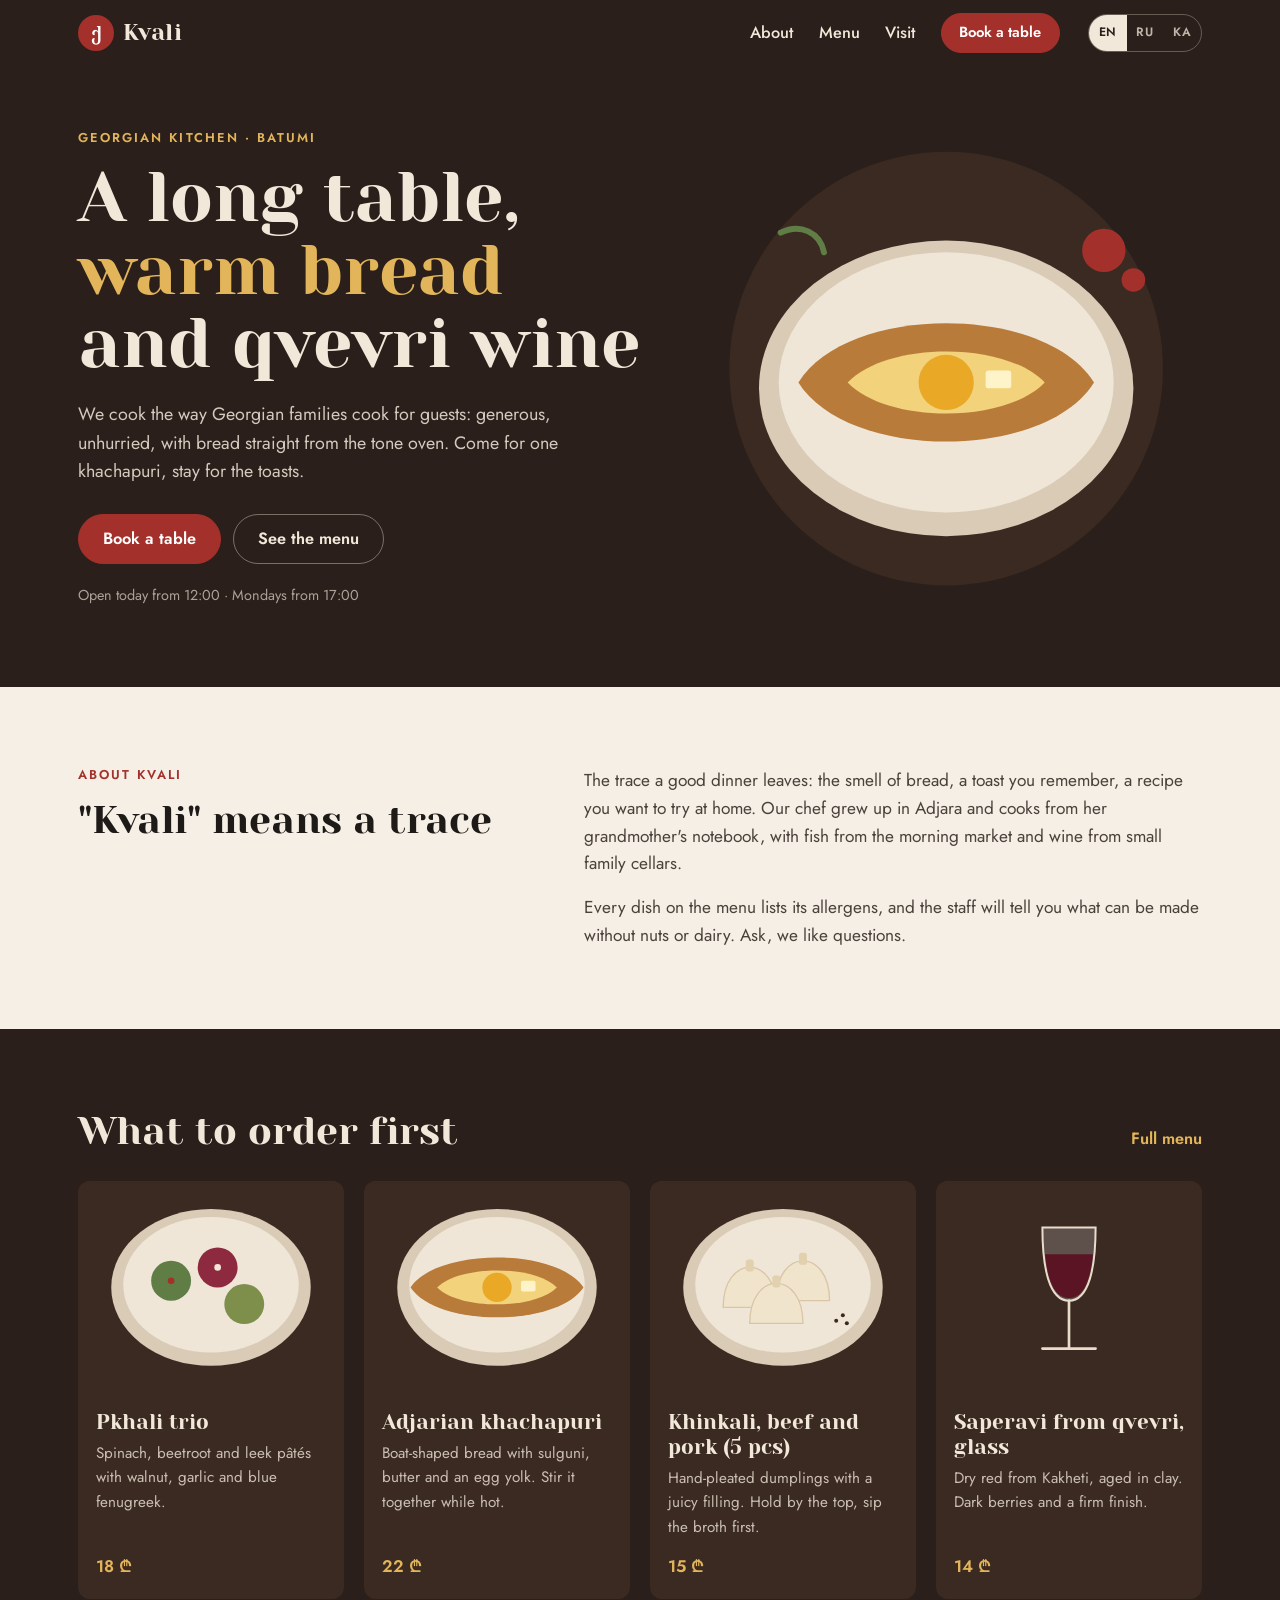
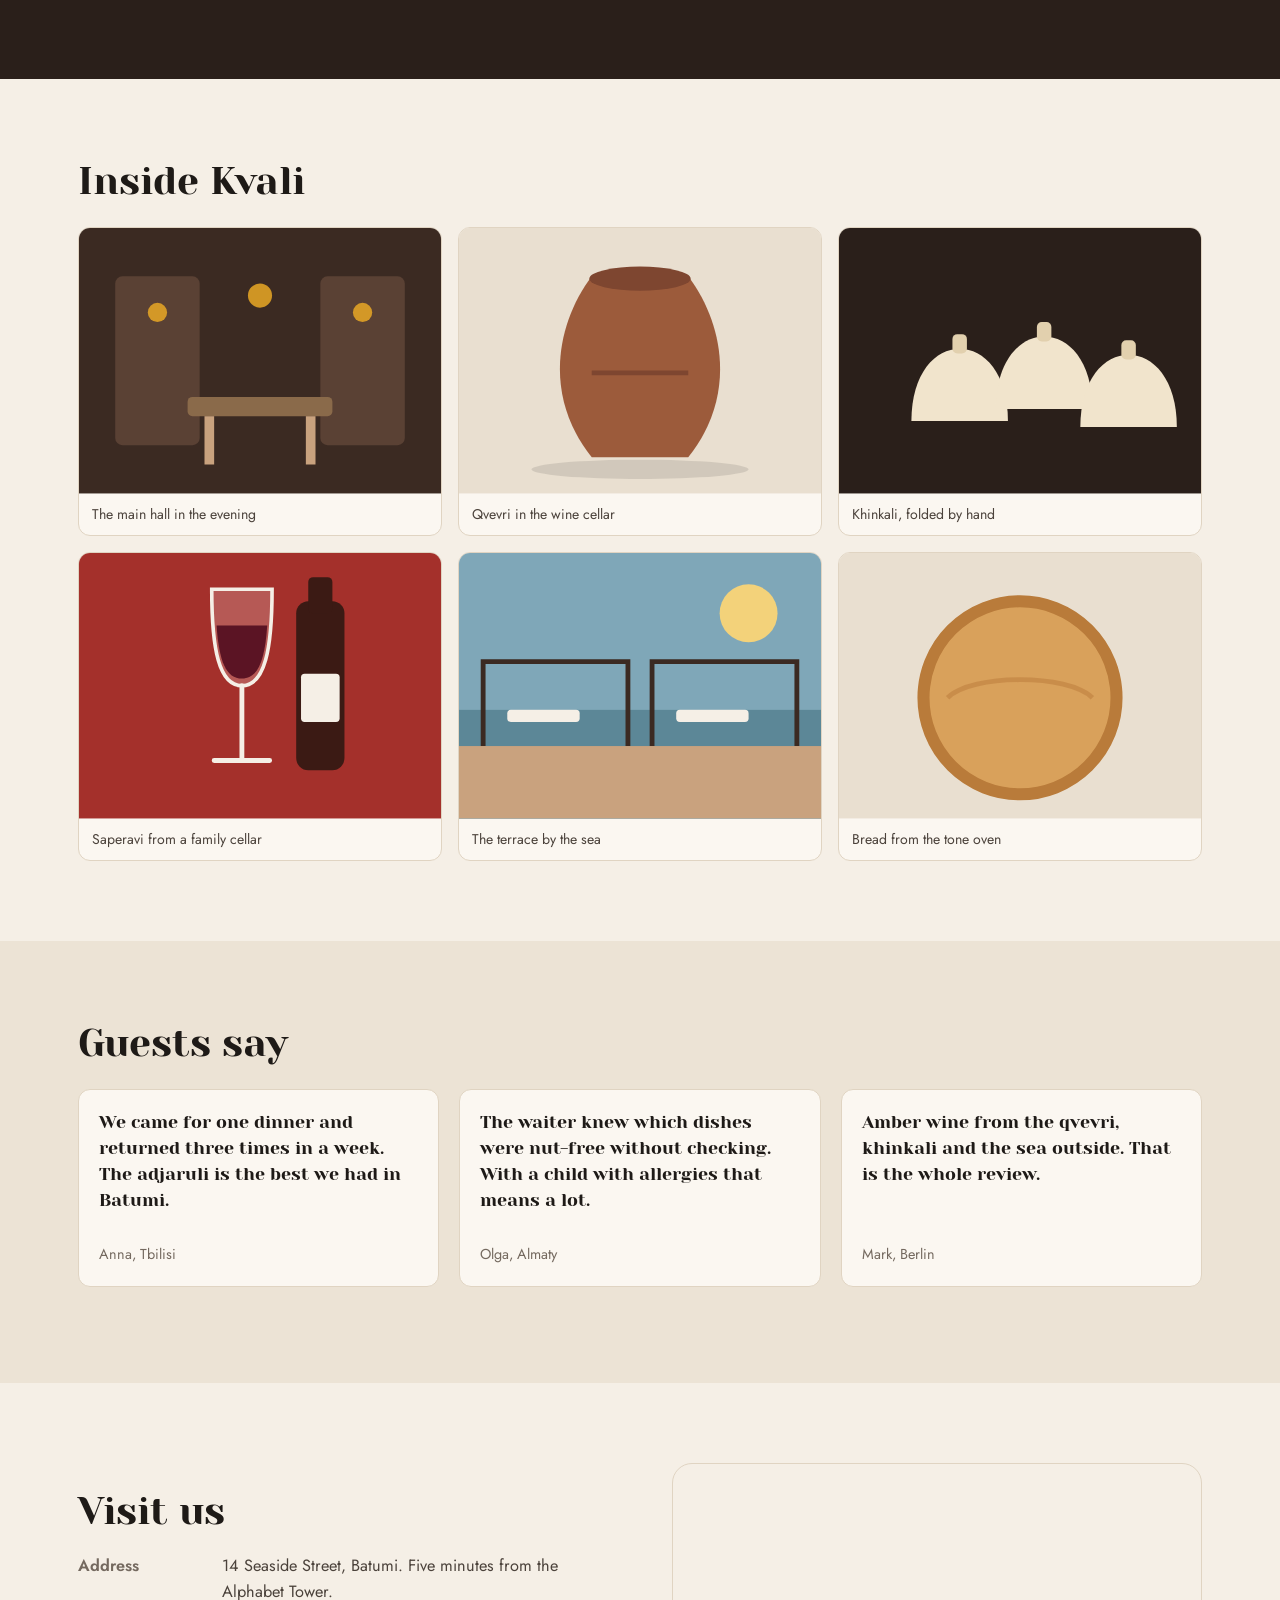
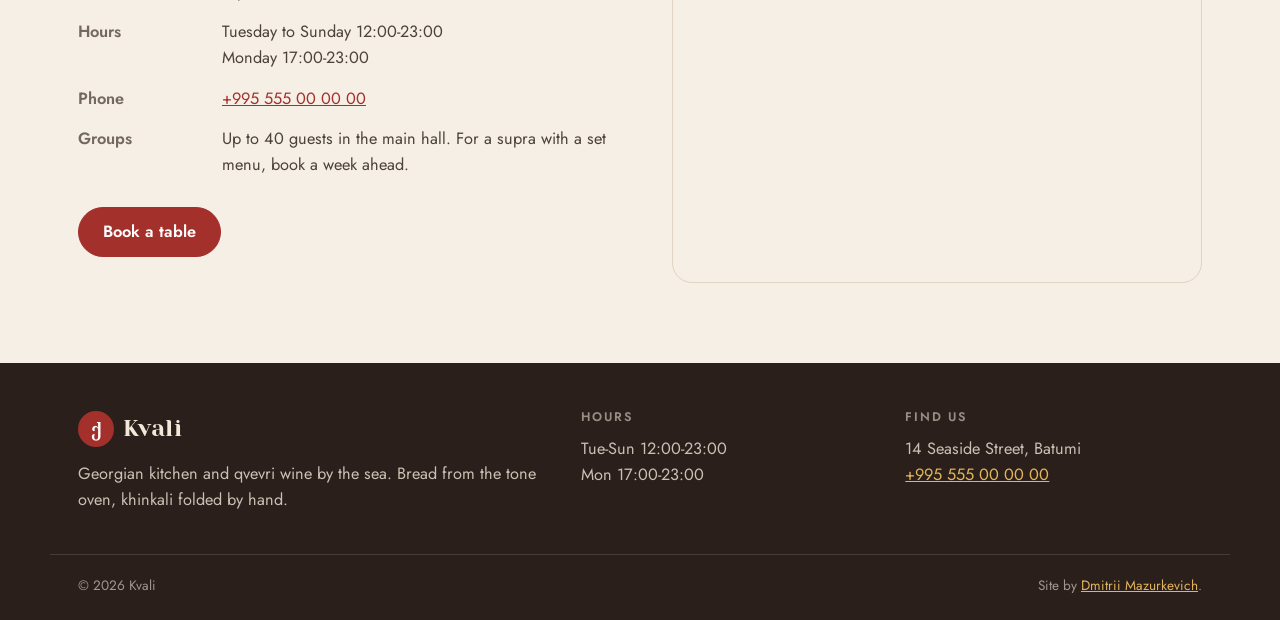
<file: index.html>
<!DOCTYPE html>
<html lang="en">
<head>
<meta charset="utf-8">
<meta name="viewport" content="width=device-width, initial-scale=1">
<title data-i18n="home.metaTitle">Kvali - Georgian kitchen and qvevri wine in Batumi</title>
<meta name="description" data-i18n-attr="content:home.metaDesc" content="Georgian restaurant by the sea in Batumi: khachapuri from the tone oven, hand-folded khinkali, qvevri wine. Book a table online.">
<meta name="theme-color" content="#2A1F1A">
<link rel="canonical" href="https://dmitrii-mazurkevich.github.io/restaurant-website/">
<link rel="alternate" hreflang="en" href="https://dmitrii-mazurkevich.github.io/restaurant-website/index.html?lang=en">
<link rel="alternate" hreflang="ru" href="https://dmitrii-mazurkevich.github.io/restaurant-website/index.html?lang=ru">
<link rel="alternate" hreflang="ka" href="https://dmitrii-mazurkevich.github.io/restaurant-website/index.html?lang=ka">
<meta property="og:type" content="restaurant">
<meta property="og:title" content="Kvali - Georgian kitchen and qvevri wine in Batumi">
<meta property="og:description" content="Georgian restaurant by the sea in Batumi: khachapuri from the tone oven, hand-folded khinkali, qvevri wine. Book a table online.">
<link rel="icon" href="data:image/svg+xml,%3Csvg xmlns='http://www.w3.org/2000/svg' viewBox='0 0 64 64'%3E%3Crect width='64' height='64' rx='14' fill='%23A4302B'/%3E%3Cpath d='M14 34c6-12 30-12 36 0-6 12-30 12-36 0z' fill='%23F5EFE6'/%3E%3Ccircle cx='32' cy='34' r='5' fill='%23E9A825'/%3E%3C/svg%3E">
<link rel="preconnect" href="https://fonts.googleapis.com">
<link rel="preconnect" href="https://fonts.gstatic.com" crossorigin>
<link rel="stylesheet" href="https://fonts.googleapis.com/css2?family=Jost:wght@400;500;600&family=Yeseva+One&family=Noto+Sans+Georgian:wght@400;500;600&family=Noto+Serif+Georgian:wght@600&display=swap">
<link rel="stylesheet" href="assets/css/style.css">
<script>
  (function () {
    var d = document.documentElement, langs = ['en', 'ru', 'ka'], lang = null;
    var m = location.search.match(/[?&]lang=([a-z]{2})/i);
    if (m && langs.indexOf(m[1].toLowerCase()) > -1) lang = m[1].toLowerCase();
    if (!lang) { try { var s = localStorage.getItem('kv-lang'); if (langs.indexOf(s) > -1) lang = s; } catch (e) {} }
    if (!lang) { lang = 'en'; }
    d.setAttribute('data-lang', lang);
    if (lang !== 'en') { d.className += ' i18n-pending'; setTimeout(function () { d.classList.remove('i18n-pending'); }, 1200); }
  })();
</script>
<script type="application/ld+json">
{
  "@context": "https://schema.org",
  "@type": "Restaurant",
  "name": "Kvali",
  "servesCuisine": "Georgian",
  "priceRange": "₾₾",
  "acceptsReservations": "https://dmitrii-mazurkevich.github.io/restaurant-website/booking.html",
  "hasMenu": "https://dmitrii-mazurkevich.github.io/restaurant-website/menu.html",
  "telephone": "+995555000000",
  "address": { "@type": "PostalAddress", "streetAddress": "14 Seaside Street", "addressLocality": "Batumi", "addressCountry": "GE" },
  "openingHoursSpecification": [
    { "@type": "OpeningHoursSpecification", "dayOfWeek": ["Tuesday","Wednesday","Thursday","Friday","Saturday","Sunday"], "opens": "12:00", "closes": "23:00" },
    { "@type": "OpeningHoursSpecification", "dayOfWeek": "Monday", "opens": "17:00", "closes": "23:00" }
  ]
}
</script>
</head>
<body data-page="home">
<a class="skip-link" href="#main" data-i18n="nav.skip">Skip to content</a>

<header class="site-header">
  <div class="container header__inner">
    <a class="logo" href="index.html" aria-label="Kvali, home">
      <span class="logo__mark" aria-hidden="true">ქ</span><span class="logo__name">Kvali</span>
    </a>
    <nav class="menu" id="menu" aria-label="Main">
      <a href="index.html#about" data-i18n="nav.about">About</a>
      <a href="menu.html" data-i18n="nav.menu">Menu</a>
      <a href="index.html#visit" data-i18n="nav.visit">Visit</a>
      <a class="btn btn--sm menu__cta" href="booking.html" data-i18n="nav.book">Book a table</a>
    </nav>
    <div class="header__actions">
      <div class="lang" role="group" aria-label="Language">
        <button type="button" data-lang="en" aria-pressed="true">EN</button>
        <button type="button" data-lang="ru" aria-pressed="false">RU</button>
        <button type="button" data-lang="ka" aria-pressed="false">KA</button>
      </div>
      <button class="menu-toggle" type="button" aria-expanded="false" aria-controls="menu" aria-label="Menu" data-i18n-attr="aria-label:nav.menuBtn">
        <svg viewBox="0 0 24 24" fill="none" stroke="currentColor" stroke-width="1.8" stroke-linecap="round" aria-hidden="true"><path d="M4 7h16M4 12h16M4 17h16"/></svg>
      </button>
    </div>
  </div>
</header>

<main id="main">
<section class="hero">
  <div class="container hero__grid">
    <div class="hero__copy">
      <p class="eyebrow" data-i18n="home.eyebrow">Georgian kitchen · Batumi</p>
      <h1 class="hero__title" data-i18n-html="home.title">A long table, <em>warm bread</em> and qvevri wine</h1>
      <p class="hero__lede" data-i18n="home.lede">We cook the way Georgian families cook for guests: generous, unhurried, with bread straight from the tone oven. Come for one khachapuri, stay for the toasts.</p>
      <div class="hero__actions">
        <a class="btn" href="booking.html" data-i18n="home.cta1">Book a table</a>
        <a class="btn btn--ghost" href="menu.html" data-i18n="home.cta2">See the menu</a>
      </div>
      <p class="hero__hours" data-i18n="home.hoursShort">Open today from 12:00 · Mondays from 17:00</p>
    </div>
    <div class="hero__art" aria-hidden="true">
      <svg viewBox="0 0 520 460" xmlns="http://www.w3.org/2000/svg">
        <circle cx="260" cy="230" r="220" fill="#3B2A22"/>
        <ellipse cx="260" cy="250" rx="190" ry="150" fill="#D9CBB5"/><ellipse cx="260" cy="244" rx="170" ry="132" fill="#EFE6D8"/>
        <path d="M110 244c50-80 250-80 300 0-50 80-250 80-300 0z" fill="#B97B3A"/>
        <path d="M160 244c40-42 160-42 200 0-40 42-160 42-200 0z" fill="#F2D27A"/>
        <circle cx="260" cy="244" r="28" fill="#E9A825"/>
        <rect x="300" y="232" width="26" height="18" rx="3" fill="#FFF3C9"/>
        <g fill="#A4302B"><circle cx="420" cy="110" r="22"/><circle cx="450" cy="140" r="12"/></g>
        <path d="M92 92c20-10 40 0 44 20" stroke="#5F7D45" stroke-width="6" fill="none" stroke-linecap="round"/>
      </svg>
    </div>
  </div>
</section>

<section class="section" id="about">
  <div class="container about">
    <div>
      <p class="eyebrow" data-i18n="home.aboutEyebrow">About Kvali</p>
      <h2 class="h2" data-i18n="home.aboutTitle">"Kvali" means a trace</h2>
    </div>
    <div class="about__text">
      <p data-i18n="home.about1">The trace a good dinner leaves: the smell of bread, a toast you remember, a recipe you want to try at home. Our chef grew up in Adjara and cooks from her grandmother's notebook, with fish from the morning market and wine from small family cellars.</p>
      <p data-i18n="home.about2">Every dish on the menu lists its allergens, and the staff will tell you what can be made without nuts or dairy. Ask, we like questions.</p>
    </div>
  </div>
</section>

<section class="section section--dark">
  <div class="container">
    <div class="section-head">
      <h2 class="h2" data-i18n="home.sigTitle">What to order first</h2>
      <a class="link link--light" href="menu.html" data-i18n="home.sigAll">Full menu</a>
    </div>
    <div class="sig-grid" data-signature></div>
  </div>
</section>

<section class="section">
  <div class="container">
    <h2 class="h2 mb" data-i18n="home.galTitle">Inside Kvali</h2>
    <div class="gallery">
      <figure class="gallery__item"><svg viewBox="0 0 300 220" aria-hidden="true"><rect width="300" height="220" fill="#3B2A22"/><rect x="30" y="40" width="70" height="140" rx="6" fill="#5A4134"/><rect x="200" y="40" width="70" height="140" rx="6" fill="#5A4134"/><g fill="#E9A825" opacity=".85"><circle cx="65" cy="70" r="8"/><circle cx="235" cy="70" r="8"/><circle cx="150" cy="56" r="10"/></g><rect x="90" y="140" width="120" height="16" rx="4" fill="#8A6A4A"/><g fill="#C9A27E"><rect x="104" y="156" width="8" height="40"/><rect x="188" y="156" width="8" height="40"/></g></svg><figcaption data-i18n="home.g1">The main hall in the evening</figcaption></figure>
      <figure class="gallery__item"><svg viewBox="0 0 300 220" aria-hidden="true"><rect width="300" height="220" fill="#E9DFD0"/><path d="M110 40h80c30 40 40 100 0 150h-80c-40-50-30-110 0-150z" fill="#9C5B3B"/><ellipse cx="150" cy="42" rx="42" ry="10" fill="#7E4630"/><path d="M110 120h80" stroke="#7E4630" stroke-width="4"/><ellipse cx="150" cy="200" rx="90" ry="8" fill="#000" opacity=".1"/></svg><figcaption data-i18n="home.g2">Qvevri in the wine cellar</figcaption></figure>
      <figure class="gallery__item"><svg viewBox="0 0 300 220" aria-hidden="true"><rect width="300" height="220" fill="#2A1F1A"/><g fill="#F1E4CC"><path d="M60 160c0-40 20-60 40-60s40 20 40 60z"/><path d="M130 150c0-40 20-60 40-60s40 20 40 60z"/><path d="M200 165c0-40 20-60 40-60s40 20 40 60z"/></g><g fill="#E2D0AE"><rect x="94" y="88" width="12" height="16" rx="4"/><rect x="164" y="78" width="12" height="16" rx="4"/><rect x="234" y="93" width="12" height="16" rx="4"/></g></svg><figcaption data-i18n="home.g3">Khinkali, folded by hand</figcaption></figure>
      <figure class="gallery__item"><svg viewBox="0 0 300 220" aria-hidden="true"><rect width="300" height="220" fill="#A4302B"/><path d="M110 30h50c0 50-6 80-25 80s-25-30-25-80z" fill="rgba(255,255,255,.2)" stroke="#F5EFE6" stroke-width="3"/><path d="M114 60h42c-2 30-8 44-21 44s-19-14-21-44z" fill="#5B1424"/><path d="M135 110v60M112 172h46" stroke="#F5EFE6" stroke-width="4" stroke-linecap="round"/><rect x="180" y="40" width="40" height="140" rx="10" fill="#3B1A14"/><rect x="190" y="20" width="20" height="30" rx="4" fill="#3B1A14"/><rect x="184" y="100" width="32" height="40" rx="3" fill="#F5EFE6"/></svg><figcaption data-i18n="home.g4">Saperavi from a family cellar</figcaption></figure>
      <figure class="gallery__item"><svg viewBox="0 0 300 220" aria-hidden="true"><rect width="300" height="220" fill="#7FA7B8"/><rect y="130" width="300" height="90" fill="#5C8797"/><circle cx="240" cy="50" r="24" fill="#F3D27A"/><rect x="0" y="160" width="300" height="60" fill="#C9A27E"/><g fill="#F5EFE6"><rect x="40" y="130" width="60" height="10" rx="3"/><rect x="180" y="130" width="60" height="10" rx="3"/></g><path d="M20 160V90h120v70M160 160V90h120v70" stroke="#3B2A22" stroke-width="4" fill="none"/></svg><figcaption data-i18n="home.g5">The terrace by the sea</figcaption></figure>
      <figure class="gallery__item"><svg viewBox="0 0 300 220" aria-hidden="true"><rect width="300" height="220" fill="#E9DFD0"/><circle cx="150" cy="120" r="80" fill="#D9A15B"/><circle cx="150" cy="120" r="80" fill="none" stroke="#B97B3A" stroke-width="10"/><path d="M90 120c20-20 100-20 120 0" stroke="#B97B3A" stroke-width="4" fill="none" opacity=".5"/></svg><figcaption data-i18n="home.g6">Bread from the tone oven</figcaption></figure>
    </div>
  </div>
</section>

<section class="section section--alt">
  <div class="container">
    <h2 class="h2 mb" data-i18n="home.revTitle">Guests say</h2>
    <div class="reviews">
      <blockquote class="review"><p data-i18n="home.r1">We came for one dinner and returned three times in a week. The adjaruli is the best we had in Batumi.</p><cite data-i18n="home.r1a">Anna, Tbilisi</cite></blockquote>
      <blockquote class="review"><p data-i18n="home.r2">The waiter knew which dishes were nut-free without checking. With a child with allergies that means a lot.</p><cite data-i18n="home.r2a">Olga, Almaty</cite></blockquote>
      <blockquote class="review"><p data-i18n="home.r3">Amber wine from the qvevri, khinkali and the sea outside. That is the whole review.</p><cite data-i18n="home.r3a">Mark, Berlin</cite></blockquote>
    </div>
  </div>
</section>

<section class="section" id="visit">
  <div class="container visit">
    <div>
      <h2 class="h2" data-i18n="home.visitTitle">Visit us</h2>
      <dl class="facts">
        <div><dt data-i18n="home.f1">Address</dt><dd data-i18n="home.f1v">14 Seaside Street, Batumi. Five minutes from the Alphabet Tower.</dd></div>
        <div><dt data-i18n="home.f2">Hours</dt><dd data-i18n-html="home.f2v">Tuesday to Sunday 12:00-23:00<br>Monday 17:00-23:00</dd></div>
        <div><dt data-i18n="home.f3">Phone</dt><dd><a href="tel:+995555000000">+995 555 00 00 00</a></dd></div>
        <div><dt data-i18n="home.f4">Groups</dt><dd data-i18n="home.f4v">Up to 40 guests in the main hall. For a supra with a set menu, book a week ahead.</dd></div>
      </dl>
      <a class="btn" href="booking.html" data-i18n="home.cta1">Book a table</a>
    </div>
    <div class="map"><iframe src="https://www.google.com/maps/embed?pb=!1m18!1m12!1m3!1d1500!2d41.6405!3d41.6556!2m3!1f0!2f0!3f0!3m2!1i1024!2i768!4f13.1!3m3!1m2!1s0x0%3A0x0!2zNDHCsDM5JzIwLjIiTiA0McKwMzgnMjUuOCJF!5e0!3m2!1sen!2sge!4v1795360003961!5m2!1sen!2sge" loading="lazy" referrerpolicy="no-referrer-when-downgrade" title="Map: Kvali, Batumi" allowfullscreen></iframe></div>
  </div>
</section>
</main>

<footer class="site-footer">
  <div class="container footer__grid">
    <div>
      <p class="logo logo--footer"><span class="logo__mark" aria-hidden="true">ქ</span><span class="logo__name">Kvali</span></p>
      <p data-i18n="foot.about">Georgian kitchen and qvevri wine by the sea. Bread from the tone oven, khinkali folded by hand.</p>
    </div>
    <div>
      <h2 class="footer__h" data-i18n="foot.hours">Hours</h2>
      <p data-i18n-html="foot.hoursText">Tue-Sun 12:00-23:00<br>Mon 17:00-23:00</p>
    </div>
    <div>
      <h2 class="footer__h" data-i18n="foot.find">Find us</h2>
      <p data-i18n-html="foot.address">14 Seaside Street, Batumi<br><a href="tel:+995555000000">+995 555 00 00 00</a></p>
    </div>
  </div>
  <div class="container footer__bottom">
    <span>© 2026 Kvali</span>
    <span data-i18n-html="foot.concept">Site by <a href="https://t.me/dmitrii_pjm">Dmitrii Mazurkevich</a>.</span>
  </div>
</footer>

<script src="assets/js/i18n.js" defer></script>
<script src="assets/js/menu-data.js" defer></script>
<script src="assets/js/app.js" defer></script>
</body>
</html>
</file>
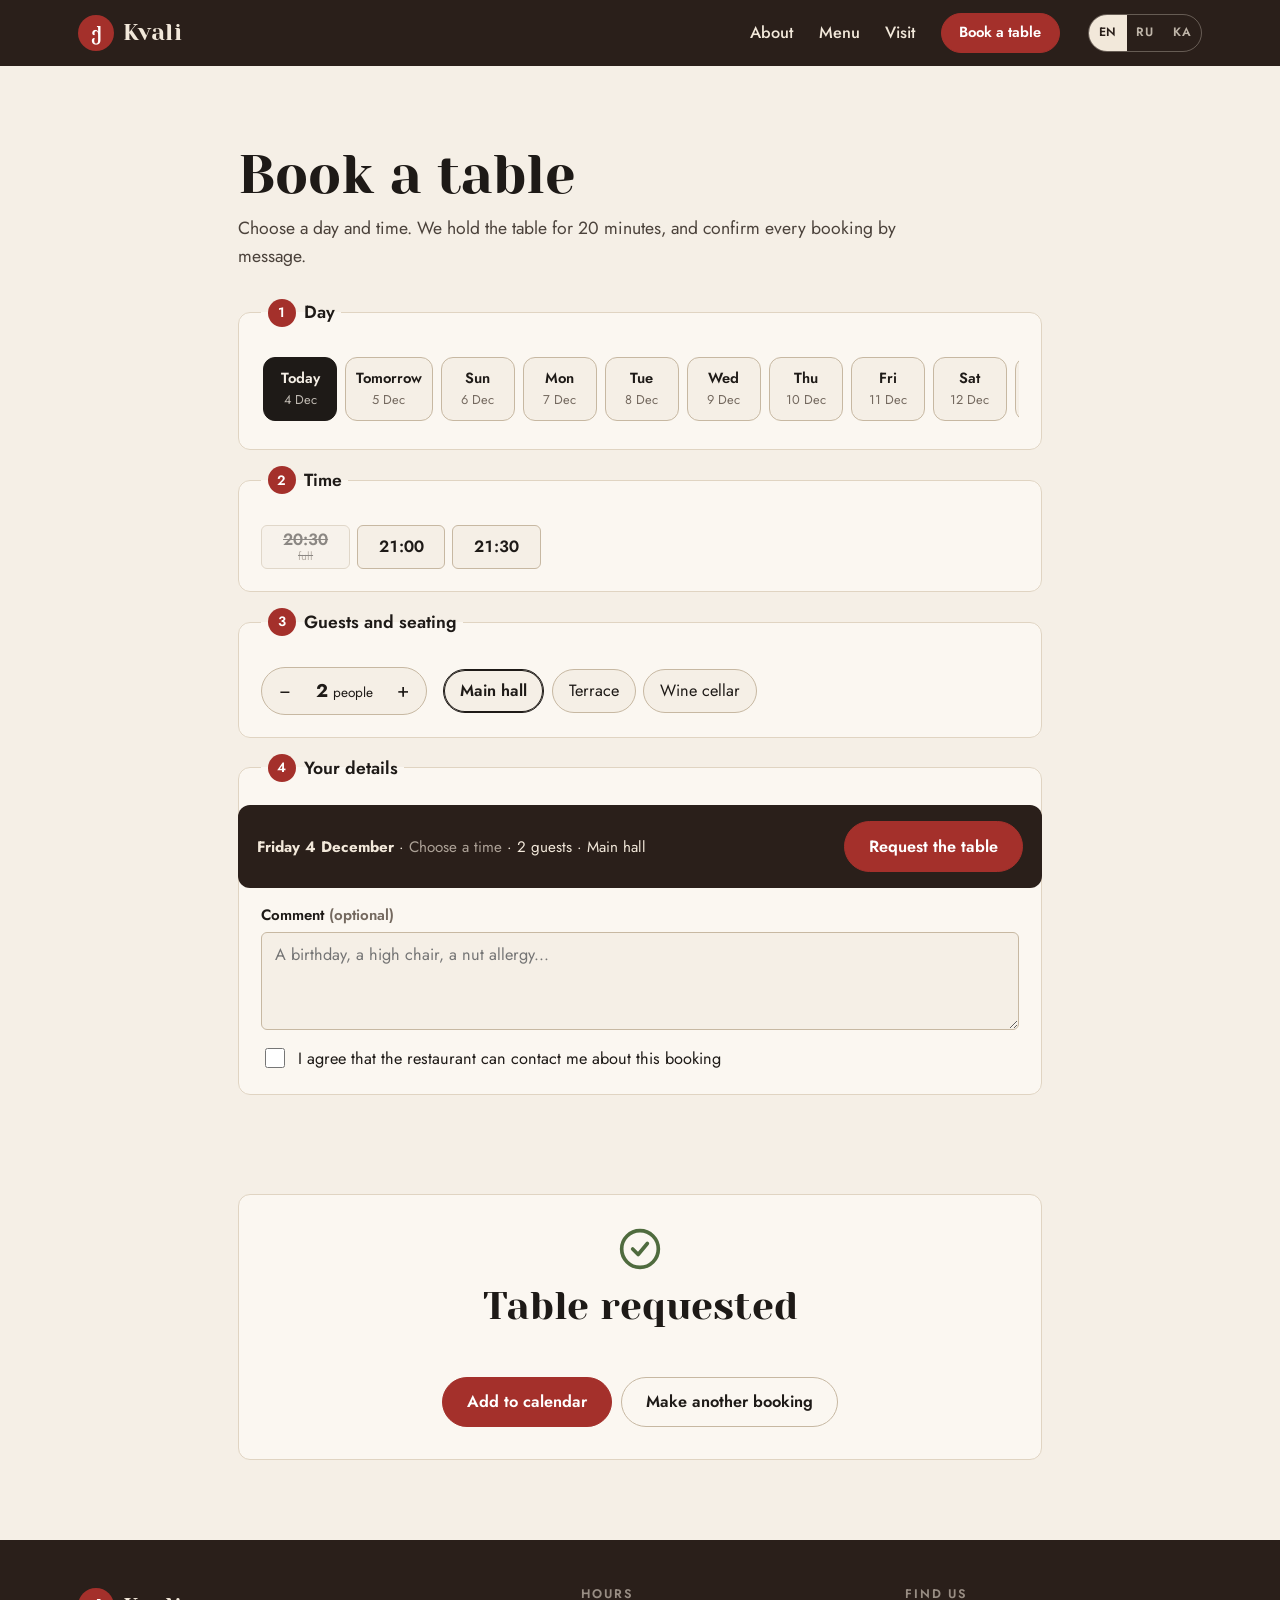
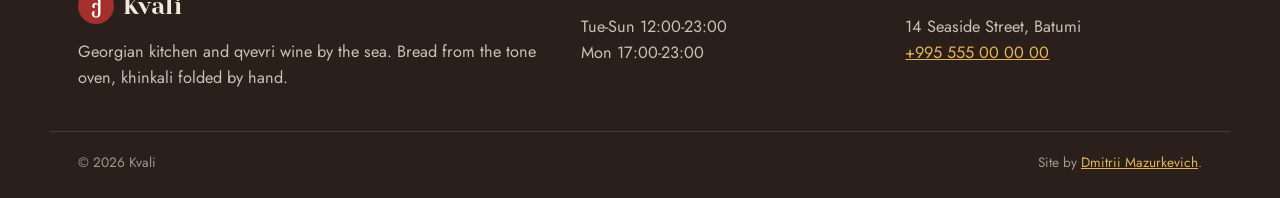
<file: booking.html>
<!DOCTYPE html>
<html lang="en">
<head>
<meta charset="utf-8">
<meta name="viewport" content="width=device-width, initial-scale=1">
<title data-i18n="bk.metaTitle">Book a table - Kvali</title>
<meta name="description" data-i18n-attr="content:bk.metaDesc" content="Book a table at Kvali, Batumi: choose a day, time, number of guests and where to sit.">
<meta name="theme-color" content="#2A1F1A">
<link rel="canonical" href="https://dmitrii-mazurkevich.github.io/restaurant-website/booking.html">
<link rel="alternate" hreflang="en" href="https://dmitrii-mazurkevich.github.io/restaurant-website/booking.html?lang=en">
<link rel="alternate" hreflang="ru" href="https://dmitrii-mazurkevich.github.io/restaurant-website/booking.html?lang=ru">
<link rel="alternate" hreflang="ka" href="https://dmitrii-mazurkevich.github.io/restaurant-website/booking.html?lang=ka">
<meta property="og:type" content="restaurant">
<meta property="og:title" content="Book a table - Kvali">
<meta property="og:description" content="Book a table at Kvali, Batumi: choose a day, time, number of guests and where to sit.">
<link rel="icon" href="data:image/svg+xml,%3Csvg xmlns='http://www.w3.org/2000/svg' viewBox='0 0 64 64'%3E%3Crect width='64' height='64' rx='14' fill='%23A4302B'/%3E%3Cpath d='M14 34c6-12 30-12 36 0-6 12-30 12-36 0z' fill='%23F5EFE6'/%3E%3Ccircle cx='32' cy='34' r='5' fill='%23E9A825'/%3E%3C/svg%3E">
<link rel="preconnect" href="https://fonts.googleapis.com">
<link rel="preconnect" href="https://fonts.gstatic.com" crossorigin>
<link rel="stylesheet" href="https://fonts.googleapis.com/css2?family=Jost:wght@400;500;600&family=Yeseva+One&family=Noto+Sans+Georgian:wght@400;500;600&family=Noto+Serif+Georgian:wght@600&display=swap">
<link rel="stylesheet" href="assets/css/style.css">
<script>
  (function () {
    var d = document.documentElement, langs = ['en', 'ru', 'ka'], lang = null;
    var m = location.search.match(/[?&]lang=([a-z]{2})/i);
    if (m && langs.indexOf(m[1].toLowerCase()) > -1) lang = m[1].toLowerCase();
    if (!lang) { try { var s = localStorage.getItem('kv-lang'); if (langs.indexOf(s) > -1) lang = s; } catch (e) {} }
    if (!lang) { lang = 'en'; }
    d.setAttribute('data-lang', lang);
    if (lang !== 'en') { d.className += ' i18n-pending'; setTimeout(function () { d.classList.remove('i18n-pending'); }, 1200); }
  })();
</script>
</head>
<body data-page="booking">
<a class="skip-link" href="#main" data-i18n="nav.skip">Skip to content</a>

<header class="site-header">
  <div class="container header__inner">
    <a class="logo" href="index.html" aria-label="Kvali, home">
      <span class="logo__mark" aria-hidden="true">ქ</span><span class="logo__name">Kvali</span>
    </a>
    <nav class="menu" id="menu" aria-label="Main">
      <a href="index.html#about" data-i18n="nav.about">About</a>
      <a href="menu.html" data-i18n="nav.menu">Menu</a>
      <a href="index.html#visit" data-i18n="nav.visit">Visit</a>
      <a class="btn btn--sm menu__cta" href="booking.html" data-i18n="nav.book" aria-current="page">Book a table</a>
    </nav>
    <div class="header__actions">
      <div class="lang" role="group" aria-label="Language">
        <button type="button" data-lang="en" aria-pressed="true">EN</button>
        <button type="button" data-lang="ru" aria-pressed="false">RU</button>
        <button type="button" data-lang="ka" aria-pressed="false">KA</button>
      </div>
      <button class="menu-toggle" type="button" aria-expanded="false" aria-controls="menu" aria-label="Menu" data-i18n-attr="aria-label:nav.menuBtn">
        <svg viewBox="0 0 24 24" fill="none" stroke="currentColor" stroke-width="1.8" stroke-linecap="round" aria-hidden="true"><path d="M4 7h16M4 12h16M4 17h16"/></svg>
      </button>
    </div>
  </div>
</header>

<main id="main">
<section class="section section--tight">
  <div class="container bk-wrap">
    <h1 class="h1" data-i18n="bk.title">Book a table</h1>
    <p class="lede" data-i18n="bk.lede">Choose a day and time. We hold the table for 20 minutes, and confirm every booking by message.</p>

    <form class="bk" data-booking novalidate>
      <fieldset class="bk__group">
        <legend class="bk__legend"><span class="bk__num">1</span> <span data-i18n="bk.day">Day</span></legend>
        <div class="days" data-days></div>
      </fieldset>

      <fieldset class="bk__group">
        <legend class="bk__legend"><span class="bk__num">2</span> <span data-i18n="bk.time">Time</span></legend>
        <div class="slots" data-slots></div>
        <p class="error" data-time-error aria-live="polite"></p>
      </fieldset>

      <fieldset class="bk__group">
        <legend class="bk__legend"><span class="bk__num">3</span> <span data-i18n="bk.guestsSeat">Guests and seating</span></legend>
        <div class="bk__row">
          <div class="stepper" role="group" aria-label="Guests" data-i18n-attr="aria-label:bk.guests">
            <button type="button" data-guests-minus aria-label="-1">−</button>
            <span><b data-guests aria-live="polite">2</b> <small data-i18n="bk.people">people</small></span>
            <button type="button" data-guests-plus aria-label="+1">+</button>
          </div>
          <div class="seats">
            <label class="seat"><input type="radio" name="seat" value="hall" checked><span data-i18n="bk.hall">Main hall</span></label>
            <label class="seat"><input type="radio" name="seat" value="terrace"><span data-i18n="bk.terrace">Terrace</span></label>
            <label class="seat"><input type="radio" name="seat" value="cellar"><span data-i18n="bk.cellar">Wine cellar</span></label>
          </div>
        </div>
        <p class="note" data-big hidden></p>
        <p class="muted small" data-cellar-note aria-live="polite"></p>
      </fieldset>

      <fieldset class="bk__group">
        <legend class="bk__legend"><span class="bk__num">4</span> <span data-i18n="bk.contacts">Your details</span></legend>
        <div class="bk__fields">
          <div class="field"><label for="bk-name" data-i18n="bk.name">Name</label><input id="bk-name" name="name" autocomplete="name" required><span class="error" aria-live="polite"></span></div>
          <div class="field"><label for="bk-phone" data-i18n="bk.phone">Phone or WhatsApp</label><input id="bk-phone" name="phone" type="tel" autocomplete="tel" required placeholder="+995 ..."><span class="error" aria-live="polite"></span></div>
          <div class="field field--wide"><label for="bk-note"><span data-i18n="bk.note">Comment</span> <span class="muted" data-i18n="bk.optional">(optional)</span></label>
            <textarea id="bk-note" name="note" rows="3" data-i18n-attr="placeholder:bk.notePh" placeholder="A birthday, a high chair, a nut allergy..."></textarea></div>
        </div>
        <div class="consent"><label class="check"><input type="checkbox" name="consent" required><span data-i18n="bk.consent">I agree that the restaurant can contact me about this booking</span></label><span class="error" aria-live="polite"></span></div>
      </fieldset>

      <div class="bk__submit">
        <p class="bk__summary" data-bk-summary aria-live="polite"></p>
        <button class="btn" type="submit" data-i18n="bk.submit">Request the table</button>
      </div>
    </form>

    <div class="bk-done" data-bk-done hidden>
      <svg viewBox="0 0 24 24" width="44" height="44" fill="none" stroke="currentColor" stroke-width="2" stroke-linecap="round" stroke-linejoin="round" aria-hidden="true"><circle cx="12" cy="12" r="10"/><path d="m8 12 3 3 5-6"/></svg>
      <h2 class="h2" data-done-title>Table requested</h2>
      <p data-done-text></p>
      <div class="bk-done__actions"><a class="btn" href="#" data-ics download="kvali-booking.ics">Add to calendar</a><button class="btn btn--ghost" type="button" data-again>Make another booking</button></div>
    </div>
  </div>
</section>
</main>

<footer class="site-footer">
  <div class="container footer__grid">
    <div>
      <p class="logo logo--footer"><span class="logo__mark" aria-hidden="true">ქ</span><span class="logo__name">Kvali</span></p>
      <p data-i18n="foot.about">Georgian kitchen and qvevri wine by the sea. Bread from the tone oven, khinkali folded by hand.</p>
    </div>
    <div>
      <h2 class="footer__h" data-i18n="foot.hours">Hours</h2>
      <p data-i18n-html="foot.hoursText">Tue-Sun 12:00-23:00<br>Mon 17:00-23:00</p>
    </div>
    <div>
      <h2 class="footer__h" data-i18n="foot.find">Find us</h2>
      <p data-i18n-html="foot.address">14 Seaside Street, Batumi<br><a href="tel:+995555000000">+995 555 00 00 00</a></p>
    </div>
  </div>
  <div class="container footer__bottom">
    <span>© 2026 Kvali</span>
    <span data-i18n-html="foot.concept">Site by <a href="https://t.me/dmitrii_pjm">Dmitrii Mazurkevich</a>.</span>
  </div>
</footer>

<script src="assets/js/i18n.js" defer></script>
<script src="assets/js/menu-data.js" defer></script>
<script src="assets/js/app.js" defer></script>
</body>
</html>
</file>
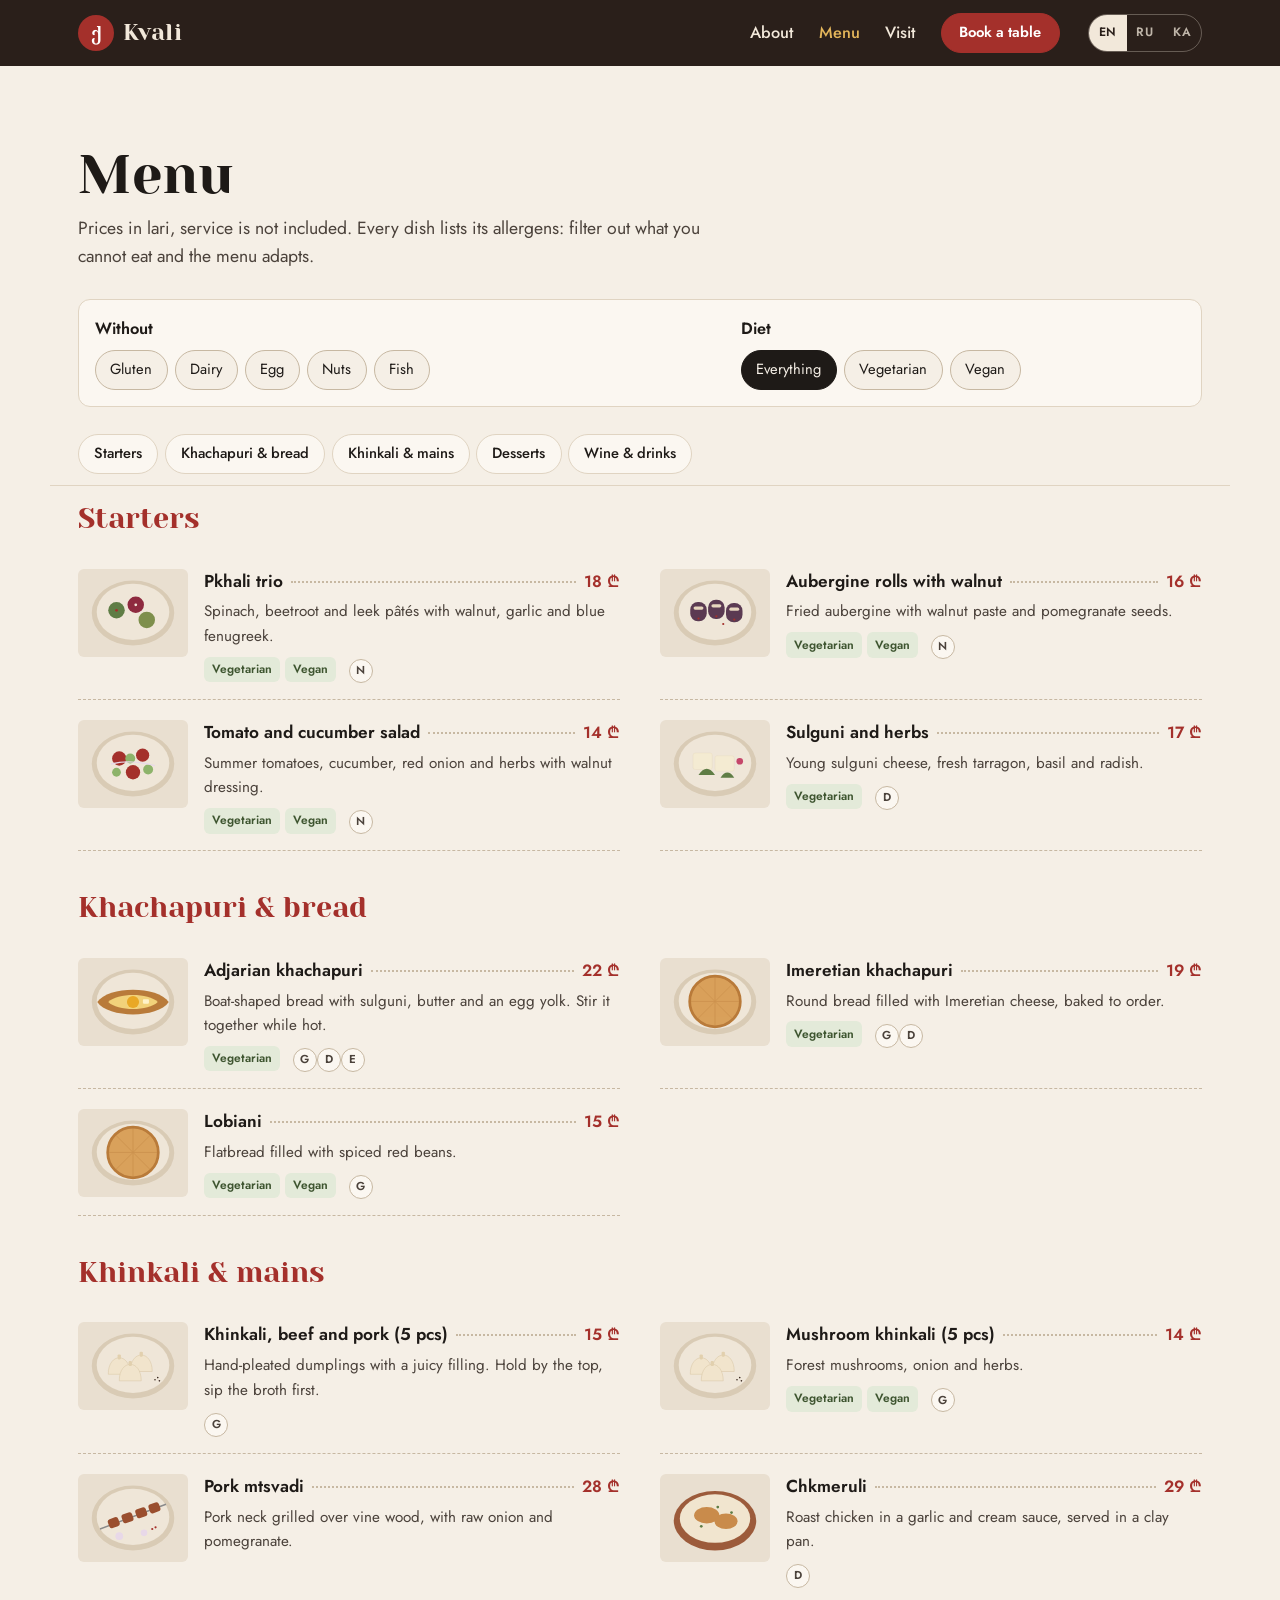
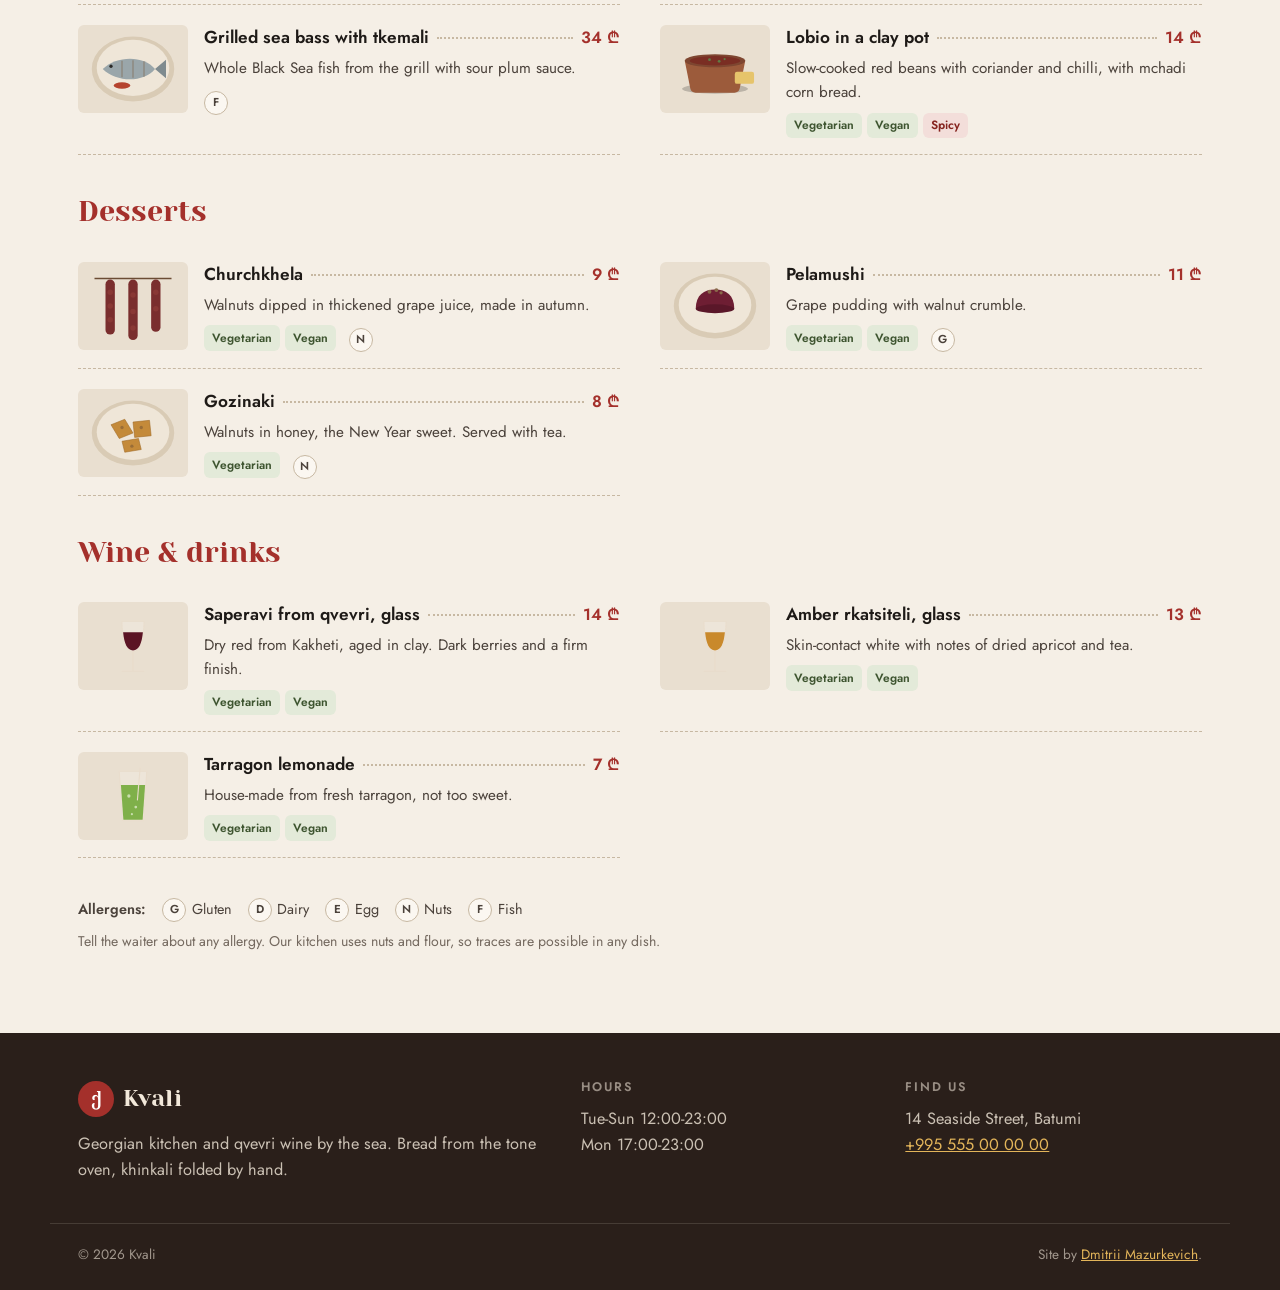
<file: menu.html>
<!DOCTYPE html>
<html lang="en">
<head>
<meta charset="utf-8">
<meta name="viewport" content="width=device-width, initial-scale=1">
<title data-i18n="menu.metaTitle">Menu - Kvali, Georgian kitchen</title>
<meta name="description" data-i18n-attr="content:menu.metaDesc" content="The Kvali menu: pkhali, khachapuri, khinkali, mtsvadi, desserts and qvevri wine. Allergens and diet labels for every dish.">
<meta name="theme-color" content="#2A1F1A">
<link rel="canonical" href="https://dmitrii-mazurkevich.github.io/restaurant-website/menu.html">
<link rel="alternate" hreflang="en" href="https://dmitrii-mazurkevich.github.io/restaurant-website/menu.html?lang=en">
<link rel="alternate" hreflang="ru" href="https://dmitrii-mazurkevich.github.io/restaurant-website/menu.html?lang=ru">
<link rel="alternate" hreflang="ka" href="https://dmitrii-mazurkevich.github.io/restaurant-website/menu.html?lang=ka">
<meta property="og:type" content="restaurant">
<meta property="og:title" content="Menu - Kvali, Georgian kitchen">
<meta property="og:description" content="The Kvali menu: pkhali, khachapuri, khinkali, mtsvadi, desserts and qvevri wine. Allergens and diet labels for every dish.">
<link rel="icon" href="data:image/svg+xml,%3Csvg xmlns='http://www.w3.org/2000/svg' viewBox='0 0 64 64'%3E%3Crect width='64' height='64' rx='14' fill='%23A4302B'/%3E%3Cpath d='M14 34c6-12 30-12 36 0-6 12-30 12-36 0z' fill='%23F5EFE6'/%3E%3Ccircle cx='32' cy='34' r='5' fill='%23E9A825'/%3E%3C/svg%3E">
<link rel="preconnect" href="https://fonts.googleapis.com">
<link rel="preconnect" href="https://fonts.gstatic.com" crossorigin>
<link rel="stylesheet" href="https://fonts.googleapis.com/css2?family=Jost:wght@400;500;600&family=Yeseva+One&family=Noto+Sans+Georgian:wght@400;500;600&family=Noto+Serif+Georgian:wght@600&display=swap">
<link rel="stylesheet" href="assets/css/style.css">
<script>
  (function () {
    var d = document.documentElement, langs = ['en', 'ru', 'ka'], lang = null;
    var m = location.search.match(/[?&]lang=([a-z]{2})/i);
    if (m && langs.indexOf(m[1].toLowerCase()) > -1) lang = m[1].toLowerCase();
    if (!lang) { try { var s = localStorage.getItem('kv-lang'); if (langs.indexOf(s) > -1) lang = s; } catch (e) {} }
    if (!lang) { lang = 'en'; }
    d.setAttribute('data-lang', lang);
    if (lang !== 'en') { d.className += ' i18n-pending'; setTimeout(function () { d.classList.remove('i18n-pending'); }, 1200); }
  })();
</script>
</head>
<body data-page="menu">
<a class="skip-link" href="#main" data-i18n="nav.skip">Skip to content</a>

<header class="site-header">
  <div class="container header__inner">
    <a class="logo" href="index.html" aria-label="Kvali, home">
      <span class="logo__mark" aria-hidden="true">ქ</span><span class="logo__name">Kvali</span>
    </a>
    <nav class="menu" id="menu" aria-label="Main">
      <a href="index.html#about" data-i18n="nav.about">About</a>
      <a href="menu.html" data-i18n="nav.menu" aria-current="page">Menu</a>
      <a href="index.html#visit" data-i18n="nav.visit">Visit</a>
      <a class="btn btn--sm menu__cta" href="booking.html" data-i18n="nav.book">Book a table</a>
    </nav>
    <div class="header__actions">
      <div class="lang" role="group" aria-label="Language">
        <button type="button" data-lang="en" aria-pressed="true">EN</button>
        <button type="button" data-lang="ru" aria-pressed="false">RU</button>
        <button type="button" data-lang="ka" aria-pressed="false">KA</button>
      </div>
      <button class="menu-toggle" type="button" aria-expanded="false" aria-controls="menu" aria-label="Menu" data-i18n-attr="aria-label:nav.menuBtn">
        <svg viewBox="0 0 24 24" fill="none" stroke="currentColor" stroke-width="1.8" stroke-linecap="round" aria-hidden="true"><path d="M4 7h16M4 12h16M4 17h16"/></svg>
      </button>
    </div>
  </div>
</header>

<main id="main">
<section class="section section--tight">
  <div class="container">
    <h1 class="h1" data-i18n="menu.title">Menu</h1>
    <p class="lede" data-i18n="menu.lede">Prices in lari, service is not included. Every dish lists its allergens: filter out what you cannot eat and the menu adapts.</p>
    <div class="menu-tools">
      <form class="mfilters" data-menu-filters onsubmit="return false" aria-label="Menu filters" data-i18n-attr="aria-label:menu.filtersAria"></form>
      <p class="hidden-note" data-hidden-note role="status" hidden></p>
    </div>
    <nav class="catnav" data-cat-nav aria-label="Menu sections" data-i18n-attr="aria-label:menu.navAria"></nav>
    <div class="menu-body" data-menu></div>
    <p class="legend"><span class="legend__t" data-i18n="menu.legend">Allergens:</span> <span data-legend></span></p>
    <p class="muted small" data-i18n="menu.note">Tell the waiter about any allergy. Our kitchen uses nuts and flour, so traces are possible in any dish.</p>
  </div>
</section>
</main>

<footer class="site-footer">
  <div class="container footer__grid">
    <div>
      <p class="logo logo--footer"><span class="logo__mark" aria-hidden="true">ქ</span><span class="logo__name">Kvali</span></p>
      <p data-i18n="foot.about">Georgian kitchen and qvevri wine by the sea. Bread from the tone oven, khinkali folded by hand.</p>
    </div>
    <div>
      <h2 class="footer__h" data-i18n="foot.hours">Hours</h2>
      <p data-i18n-html="foot.hoursText">Tue-Sun 12:00-23:00<br>Mon 17:00-23:00</p>
    </div>
    <div>
      <h2 class="footer__h" data-i18n="foot.find">Find us</h2>
      <p data-i18n-html="foot.address">14 Seaside Street, Batumi<br><a href="tel:+995555000000">+995 555 00 00 00</a></p>
    </div>
  </div>
  <div class="container footer__bottom">
    <span>© 2026 Kvali</span>
    <span data-i18n-html="foot.concept">Site by <a href="https://t.me/dmitrii_pjm">Dmitrii Mazurkevich</a>.</span>
  </div>
</footer>

<script src="assets/js/i18n.js" defer></script>
<script src="assets/js/menu-data.js" defer></script>
<script src="assets/js/app.js" defer></script>
</body>
</html>
</file>
<file: assets/css/style.css>
/* ==========================================================================
   Kvali - restaurant design system
   Parchment + pomegranate red, walnut-dark sections.
   Yeseva One / Jost for Latin and Cyrillic, Noto Georgian for KA.
   ========================================================================== */

:root {
  --bg: #F5EFE6;
  --bg-alt: #ECE3D5;
  --surface: #FBF7F1;
  --ink: #1E1A17;
  --ink-2: #4B423B;
  --muted: #74695F;
  --line: #E0D4C2;
  --line-strong: #C7B8A2;
  --accent: #A4302B;
  --accent-2: #86241F;
  --accent-ink: #FFFFFF;
  --accent-soft: #F3DEDA;
  --dark: #2A1F1A;
  --dark-2: #3B2A22;
  --on-dark: #F2E8DA;
  --gold: #E3B55A;
  --ok: #4F6B3E;
  --danger: #A12D2D;

  --font-display: "Yeseva One", "Noto Serif Georgian", Georgia, serif;
  --font-sans: "Jost", "Noto Sans Georgian", -apple-system, "Segoe UI", Arial, sans-serif;
  --r-sm: 6px; --r-md: 12px; --r-lg: 20px; --r-full: 999px;
  --container: 1180px;
  --ease: cubic-bezier(.22, .61, .36, 1);
  color-scheme: light;
}
/* Georgian reads better a touch smaller and with more line height. */
:root[data-lang="ka"] { --font-display: "Noto Serif Georgian", Georgia, serif; }
:root[data-lang="ka"] body { line-height: 1.7; }
:root[data-lang="ka"] .hero__title, :root[data-lang="ka"] .h1 { letter-spacing: 0; font-size: clamp(1.9rem, 1.4rem + 2.4vw, 3.3rem); }

*, *::before, *::after { box-sizing: border-box; }
html { -webkit-text-size-adjust: 100%; scroll-behavior: smooth; scroll-padding-top: 130px; }
body { margin: 0; background: var(--bg); color: var(--ink); font: 400 1.02rem/1.6 var(--font-sans); -webkit-font-smoothing: antialiased; }
img, svg { display: block; max-width: 100%; }
a { color: var(--accent); }
h1, h2, h3 { margin: 0; font-weight: 400; }
p { margin: 0 0 1rem; }
p:last-child { margin-bottom: 0; }
button, input, select, textarea { font: inherit; color: inherit; }
:focus-visible { outline: 2px solid var(--accent); outline-offset: 2px; }
@media (prefers-reduced-motion: reduce) { *, *::before, *::after { transition: none !important; scroll-behavior: auto !important; } }
.visually-hidden { position: absolute !important; width: 1px; height: 1px; overflow: hidden; clip: rect(0 0 0 0); white-space: nowrap; }
.skip-link { position: absolute; left: 1rem; top: -3rem; background: var(--ink); color: var(--bg); padding: .6rem 1rem; border-radius: var(--r-sm); z-index: 100; }
.skip-link:focus { top: 1rem; }
.container { width: 100%; max-width: var(--container); margin-inline: auto; padding-inline: 16px; }
@media (min-width: 700px) { .container { padding-inline: 28px; } }
.muted { color: var(--muted); }
.small { font-size: .88rem; }
.mb { margin-bottom: 1.5rem; }
html.i18n-pending body { visibility: hidden; }

.eyebrow { font: 600 .8rem/1.3 var(--font-sans); letter-spacing: .16em; text-transform: uppercase; color: var(--accent); margin-bottom: .9rem; }
.h1 { font: 400 clamp(2.1rem, 1.6rem + 2.4vw, 3.4rem)/1.08 var(--font-display); margin-bottom: .6rem; }
.h2 { font: 400 clamp(1.7rem, 1.4rem + 1.3vw, 2.5rem)/1.12 var(--font-display); }
.lede { font-size: 1.1rem; color: var(--ink-2); max-width: 60ch; margin-bottom: 1.75rem; }

.btn { display: inline-flex; align-items: center; justify-content: center; gap: .5rem; min-height: 48px; padding: .7rem 1.5rem; border-radius: var(--r-full); background: var(--accent); color: var(--accent-ink); border: 1px solid var(--accent); font-weight: 600; text-decoration: none; cursor: pointer; transition: background .18s var(--ease), color .18s; }
.btn:hover { background: var(--accent-2); border-color: var(--accent-2); }
.btn--ghost { background: transparent; color: var(--ink); border-color: var(--line-strong); }
.btn--ghost:hover { background: var(--surface); color: var(--ink); border-color: var(--ink); }
.btn--sm { min-height: 40px; padding: .45rem 1.1rem; font-size: .92rem; }
.link { color: var(--accent); font-weight: 600; text-decoration: none; }
.link:hover { text-decoration: underline; }
.link--light { color: var(--gold); }
.linkbtn { background: none; border: 0; padding: 0; color: var(--accent); text-decoration: underline; cursor: pointer; font-weight: 600; }

/* ---------- header ---------- */
.demo-note { margin: 0; background: var(--ink); color: var(--bg); font-size: .8rem; text-align: center; padding: .5rem 16px; }
.demo-note a { color: var(--bg); font-weight: 700; margin-left: .4rem; }
.site-header { position: sticky; top: 0; z-index: 40; background: var(--dark); color: var(--on-dark); }
.header__inner { display: flex; align-items: center; gap: .75rem; min-height: 66px; position: relative; }
.logo { display: inline-flex; align-items: center; gap: .55rem; color: var(--on-dark); text-decoration: none; margin: 0; }
.logo__mark { width: 36px; height: 36px; border-radius: 50%; display: grid; place-items: center; background: var(--accent); color: #fff; font: 600 1.15rem/1 "Noto Serif Georgian", serif; }
.logo__name { font: 400 1.45rem/1 "Yeseva One", Georgia, serif; letter-spacing: .02em; }
.menu { display: none; }
.menu a:not(.btn) { color: var(--on-dark); text-decoration: none; font-weight: 500; }
.menu a:not(.btn):hover, .menu a[aria-current="page"]:not(.btn) { color: var(--gold); }
.menu.is-open { display: grid; position: absolute; left: -16px; right: -16px; top: 100%; background: var(--dark-2); padding: .5rem 16px 1.1rem; gap: 0; }
.menu.is-open a:not(.btn) { padding: .85rem 0; border-bottom: 1px solid rgba(242, 232, 218, .12); font-size: 1.05rem; }
.menu.is-open .btn { margin-top: .9rem; }
@media (min-width: 960px) {
  .menu, .menu.is-open { display: flex; position: static; background: none; padding: 0; gap: 1.6rem; align-items: center; margin-left: auto; }
  .menu.is-open a:not(.btn) { padding: 0; border: 0; font-size: inherit; }
  .menu.is-open .btn { margin: 0; }
  .menu-toggle { display: none; }
}
.header__actions { display: flex; align-items: center; gap: .5rem; margin-left: auto; }
@media (min-width: 960px) { .header__actions { margin-left: 1rem; } }
.lang { display: inline-flex; border: 1px solid rgba(242, 232, 218, .3); border-radius: var(--r-full); overflow: hidden; }
.lang button { border: 0; background: transparent; color: rgba(242, 232, 218, .75); padding: .4rem .6rem; min-height: 36px; font-size: .76rem; font-weight: 600; letter-spacing: .06em; cursor: pointer; }
.lang button[aria-pressed="true"] { background: var(--on-dark); color: var(--dark); }
.menu-toggle { width: 44px; height: 44px; border: 0; background: transparent; color: var(--on-dark); display: grid; place-items: center; cursor: pointer; border-radius: var(--r-full); }
.menu-toggle svg { width: 24px; height: 24px; }
@media (min-width: 960px) { .menu-toggle { display: none; } }

/* ---------- sections ---------- */
.section { padding: 3.25rem 0; }
.section--tight { padding: 2rem 0 3.5rem; }
.section--alt { background: var(--bg-alt); }
.section--dark { background: var(--dark); color: var(--on-dark); }
@media (min-width: 900px) { .section { padding: 5rem 0; } }
.section-head { display: flex; flex-wrap: wrap; justify-content: space-between; align-items: baseline; gap: .5rem 1rem; margin-bottom: 1.75rem; }

/* ---------- hero ---------- */
.hero { background: var(--dark); color: var(--on-dark); padding: 2.25rem 0 3rem; overflow: hidden; }
.hero__grid { display: grid; gap: 2rem; align-items: center; }
@media (min-width: 900px) { .hero { padding: 4rem 0 5rem; } .hero__grid { grid-template-columns: 1.1fr 1fr; gap: 3rem; } }
.hero .eyebrow { color: var(--gold); }
.hero__title { font: 400 clamp(2.4rem, 1.7rem + 3.4vw, 4.4rem)/1.04 var(--font-display); margin-bottom: 1.2rem; }
.hero__title em { font-style: normal; color: var(--gold); }
.hero__lede { font-size: 1.12rem; color: rgba(242, 232, 218, .85); max-width: 46ch; margin-bottom: 1.75rem; }
.hero__actions { display: flex; flex-wrap: wrap; gap: .75rem; }
.hero .btn--ghost { color: var(--on-dark); border-color: rgba(242, 232, 218, .4); }
.hero .btn--ghost:hover { background: var(--dark-2); color: var(--on-dark); border-color: var(--on-dark); }
.hero__hours { margin-top: 1.25rem; font-size: .9rem; color: rgba(242, 232, 218, .65); }
.hero__art svg { width: 100%; height: auto; max-width: 520px; margin-inline: auto; }

/* ---------- about ---------- */
.about { display: grid; gap: 1.5rem; }
@media (min-width: 900px) { .about { grid-template-columns: 1fr 1.4fr; gap: 4rem; } }
.about__text p { color: var(--ink-2); font-size: 1.08rem; }

/* ---------- signature dishes ---------- */
.sig-grid { display: grid; gap: 1rem; }
@media (min-width: 700px) { .sig-grid { grid-template-columns: repeat(2, 1fr); gap: 1.25rem; } }
@media (min-width: 1100px) { .sig-grid { grid-template-columns: repeat(4, 1fr); } }
.sig { background: var(--dark-2); border-radius: var(--r-md); overflow: hidden; display: flex; flex-direction: column; }
.sig__art svg { width: 100%; height: auto; }
.sig__body { padding: 1rem 1.1rem 1.2rem; display: flex; flex-direction: column; gap: .4rem; flex: 1; }
.sig__name { font: 400 1.3rem/1.2 var(--font-display); color: var(--on-dark); }
.sig__body p { color: rgba(242, 232, 218, .78); font-size: .95rem; margin: 0; }
.sig__price { margin-top: auto; padding-top: .5rem; color: var(--gold); font-weight: 600; font-size: 1.05rem; }

/* ---------- gallery ---------- */
.gallery { display: grid; grid-template-columns: repeat(2, minmax(0, 1fr)); gap: .75rem; }
@media (min-width: 800px) { .gallery { grid-template-columns: repeat(3, 1fr); gap: 1rem; } }
.gallery__item { margin: 0; border-radius: var(--r-md); overflow: hidden; background: var(--surface); border: 1px solid var(--line); }
.gallery__item svg { width: 100%; height: auto; }
.gallery__item figcaption { padding: .6rem .8rem; font-size: .88rem; color: var(--ink-2); }

/* ---------- reviews ---------- */
.reviews { display: grid; gap: 1rem; margin-bottom: 1rem; }
@media (min-width: 800px) { .reviews { grid-template-columns: repeat(3, 1fr); gap: 1.25rem; } }
.review { margin: 0; background: var(--surface); border: 1px solid var(--line); border-radius: var(--r-md); padding: 1.25rem; display: flex; flex-direction: column; gap: .8rem; }
.review p { font: 400 1.12rem/1.45 var(--font-display); color: var(--ink); }
:root[data-lang="ka"] .review p { font-size: 1rem; }
.review cite { font-style: normal; color: var(--muted); font-size: .9rem; margin-top: auto; }

/* ---------- visit ---------- */
.visit { display: grid; gap: 2rem; align-items: center; }
@media (min-width: 900px) { .visit { grid-template-columns: 1fr 1fr; gap: 4rem; } }
.facts { margin: 1.25rem 0 1.75rem; display: grid; gap: .9rem; }
.facts > div { display: grid; gap: .1rem; }
@media (min-width: 560px) { .facts > div { grid-template-columns: 8rem 1fr; gap: 1rem; } }
.facts dt { font-weight: 600; color: var(--muted); }
.facts dd { margin: 0; color: var(--ink-2); }
.map svg { width: 100%; height: auto; border-radius: var(--r-lg); border: 1px solid var(--line); }

/* ---------- menu page ---------- */
.menu-tools { background: var(--surface); border: 1px solid var(--line); border-radius: var(--r-md); padding: 1rem; margin-bottom: 1rem; }
.mfilters { display: grid; gap: .9rem; }
@media (min-width: 800px) { .mfilters { grid-template-columns: 1.4fr 1fr; gap: 1.5rem; } }
.mfilters fieldset { border: 0; padding: 0; margin: 0; }
.mfilters legend { font-weight: 600; margin-bottom: .5rem; padding: 0; }
.chips { display: flex; flex-wrap: wrap; gap: .45rem; }
.chip { position: relative; cursor: pointer; }
.chip input { position: absolute; opacity: 0; inset: 0; margin: 0; cursor: pointer; }
.chip span { display: inline-flex; align-items: center; min-height: 40px; padding: .4rem .9rem; border: 1px solid var(--line-strong); border-radius: var(--r-full); font-size: .92rem; background: var(--bg); transition: all .15s; }
.chip input:checked + span { background: var(--ink); color: var(--bg); border-color: var(--ink); }
.chip input[type="checkbox"]:checked + span::before { content: "✕"; font-size: .75rem; margin-right: .4rem; }
.chip input:focus-visible + span { outline: 2px solid var(--accent); outline-offset: 2px; }
.hidden-note { margin: .9rem 0 0; font-size: .92rem; color: var(--ink-2); }
.hidden-note[hidden] { display: none; }
.catnav { position: sticky; top: 66px; z-index: 30; display: flex; gap: .4rem; overflow-x: auto; padding: .7rem 0; margin: 0 -16px 1rem; padding-inline: 16px; background: var(--bg); border-bottom: 1px solid var(--line); scrollbar-width: none; }
.catnav::-webkit-scrollbar { display: none; }
.catnav a { flex: none; padding: .45rem .95rem; border-radius: var(--r-full); background: var(--surface); border: 1px solid var(--line); text-decoration: none; color: var(--ink); font-size: .92rem; font-weight: 500; }
.catnav a:hover { border-color: var(--accent); color: var(--accent); }
.catnav a[aria-disabled="true"] { opacity: .4; pointer-events: none; }
@media (min-width: 700px) { .catnav { margin-inline: -28px; padding-inline: 28px; } }
.mcat { margin-bottom: 2.5rem; }
.mcat__title { font: 400 1.8rem/1.2 var(--font-display); margin-bottom: 1rem; color: var(--accent); }
.dishes { list-style: none; margin: 0; padding: 0; display: grid; gap: .25rem; }
@media (min-width: 900px) { .dishes { grid-template-columns: 1fr 1fr; column-gap: 2.5rem; } }
.dish { display: grid; grid-template-columns: 84px minmax(0, 1fr); gap: 1rem; padding: 1rem 0; border-bottom: 1px dashed var(--line-strong); }
@media (min-width: 600px) { .dish { grid-template-columns: 110px minmax(0, 1fr); } }
.dish__art { border-radius: var(--r-sm); overflow: hidden; align-self: start; }
.dish__art svg { width: 100%; height: auto; }
.dish__head { display: flex; align-items: baseline; gap: .5rem; }
.dish__name { font: 600 1.08rem/1.3 var(--font-sans); }
.dish__dots { flex: 1; border-bottom: 2px dotted var(--line-strong); min-width: 1rem; transform: translateY(-4px); }
.dish__price { font-weight: 600; white-space: nowrap; color: var(--accent); }
.dish__desc { color: var(--ink-2); font-size: .95rem; margin: .3rem 0 .5rem; }
.dish__meta { display: flex; flex-wrap: wrap; gap: .4rem .8rem; align-items: center; }
.dtags { display: flex; flex-wrap: wrap; gap: .3rem; }
.dtag { font-size: .75rem; font-weight: 600; padding: .2rem .5rem; border-radius: var(--r-sm); background: #E3EAD9; color: #3E5530; }
.dtag--spicy { background: var(--accent-soft); color: var(--accent-2); }
.als { display: inline-flex; gap: .25rem; }
.al { display: inline-grid; place-items: center; width: 24px; height: 24px; border-radius: 50%; border: 1px solid var(--line-strong); font: 600 .72rem/1 var(--font-sans); color: var(--ink-2); text-decoration: none; cursor: help; background: var(--surface); }
.legend { display: flex; flex-wrap: wrap; gap: .5rem 1rem; align-items: center; font-size: .9rem; color: var(--ink-2); margin: 1rem 0 .5rem; }
.legend__t { font-weight: 600; }
.legend [data-legend] { display: contents; }
.legend [data-legend] > span { display: inline-flex; align-items: center; gap: .35rem; }
.empty { padding: 2rem; text-align: center; color: var(--muted); background: var(--surface); border-radius: var(--r-md); border: 1px dashed var(--line-strong); }

/* ---------- booking ---------- */
.bk-wrap { max-width: 860px; }
.bk { display: grid; gap: 1rem; }
.bk__group { border: 1px solid var(--line); background: var(--surface); border-radius: var(--r-md); padding: 1rem; margin: 0; min-width: 0; }
@media (min-width: 700px) { .bk__group { padding: 1.4rem; } }
.bk__legend { font: 600 1.1rem/1.3 var(--font-sans); padding: 0 .4rem; display: flex; align-items: center; gap: .5rem; }
.bk__num { width: 28px; height: 28px; border-radius: 50%; background: var(--accent); color: #fff; display: grid; place-items: center; font-size: .85rem; }
.days { display: flex; gap: .5rem; overflow-x: auto; padding: .5rem 2px .4rem; scrollbar-width: thin; }
.day { position: relative; flex: none; cursor: pointer; }
.day input { position: absolute; opacity: 0; inset: 0; margin: 0; cursor: pointer; }
.day span { display: grid; place-items: center; min-width: 74px; padding: .55rem .6rem; border: 1px solid var(--line-strong); border-radius: var(--r-md); background: var(--bg); text-align: center; }
.day b { font-weight: 600; font-size: .92rem; text-transform: capitalize; }
.day small { color: var(--muted); font-size: .8rem; }
.day input:checked + span { background: var(--ink); border-color: var(--ink); color: var(--bg); }
.day input:checked + span small { color: rgba(245, 239, 230, .75); }
.day input:disabled + span { opacity: .4; cursor: not-allowed; }
.day input:focus-visible + span, .slot input:focus-visible + span, .seat input:focus-visible + span { outline: 2px solid var(--accent); outline-offset: 2px; }
.slots { display: grid; grid-template-columns: repeat(auto-fill, minmax(78px, 1fr)); gap: .45rem; margin-top: .5rem; }
.slot { position: relative; cursor: pointer; }
.slot input { position: absolute; opacity: 0; inset: 0; margin: 0; cursor: pointer; }
.slot span { display: grid; place-items: center; min-height: 44px; padding: .3rem; border: 1px solid var(--line-strong); border-radius: var(--r-sm); background: var(--bg); font-weight: 600; font-variant-numeric: tabular-nums; line-height: 1.1; }
.slot small { font-weight: 400; font-size: .7rem; color: var(--muted); }
.slot input:checked + span { background: var(--accent); border-color: var(--accent); color: #fff; }
.slot.is-full span { opacity: .5; text-decoration: line-through; cursor: not-allowed; }
.slot.is-full small { text-decoration: none; }
.bk__row { display: flex; flex-wrap: wrap; gap: 1rem; align-items: center; margin-top: .5rem; }
.stepper { display: inline-flex; align-items: center; border: 1px solid var(--line-strong); border-radius: var(--r-full); background: var(--bg); }
.stepper button { width: 46px; height: 46px; border: 0; background: none; font-size: 1.25rem; cursor: pointer; border-radius: var(--r-full); }
.stepper button:disabled { opacity: .35; cursor: not-allowed; }
.stepper > span { min-width: 4.5rem; text-align: center; }
.stepper b { font-size: 1.15rem; }
.seats { display: flex; flex-wrap: wrap; gap: .45rem; }
.seat { position: relative; cursor: pointer; }
.seat input { position: absolute; opacity: 0; inset: 0; margin: 0; cursor: pointer; }
.seat span { display: inline-flex; align-items: center; min-height: 44px; padding: .4rem 1rem; border: 1px solid var(--line-strong); border-radius: var(--r-full); background: var(--bg); }
.seat input:checked + span { border-color: var(--ink); box-shadow: inset 0 0 0 1px var(--ink); font-weight: 600; }
.seat input:disabled + span { opacity: .4; cursor: not-allowed; }
.note { background: var(--accent-soft); color: var(--accent-2); border-radius: var(--r-sm); padding: .6rem .8rem; margin: .9rem 0 0; font-size: .92rem; }
.note[hidden] { display: none; }
.bk__fields { display: grid; gap: 0 1rem; margin-top: .5rem; }
@media (min-width: 600px) { .bk__fields { grid-template-columns: 1fr 1fr; } .field--wide { grid-column: 1 / -1; } }
.field { display: grid; gap: .3rem; margin-bottom: 1rem; }
.field label { font-weight: 600; font-size: .94rem; }
.field input, .field textarea { width: 100%; min-height: 46px; border: 1px solid var(--line-strong); border-radius: var(--r-sm); padding: .55rem .8rem; background: var(--bg); }
.field textarea { resize: vertical; }
.field [aria-invalid="true"] { border-color: var(--danger); }
.error { color: var(--danger); font-size: .86rem; margin: .3rem 0 0; }
.error:empty { display: none; }
.check { display: flex; gap: .6rem; align-items: flex-start; cursor: pointer; }
.check input { width: 20px; height: 20px; accent-color: var(--accent); flex: none; margin-top: .15rem; }
.bk__submit { display: flex; flex-wrap: wrap; gap: 1rem; align-items: center; justify-content: space-between; background: var(--dark); color: var(--on-dark); border-radius: var(--r-md); padding: 1rem 1.2rem; position: sticky; bottom: .75rem; z-index: 20; }
.bk__summary { margin: 0; font-size: .95rem; }
.bk__summary .muted { color: rgba(242, 232, 218, .65); }
.bk__submit .btn { flex: 1 1 200px; }
@media (min-width: 700px) { .bk__submit .btn { flex: none; } }
.bk-done { background: var(--surface); border: 1px solid var(--line); border-radius: var(--r-md); padding: 2rem 1.25rem; text-align: center; display: grid; justify-items: center; gap: .8rem; }
.bk-done svg { color: var(--ok); }
.bk-done h2:focus { outline: none; }
.bk-done__actions { display: flex; flex-wrap: wrap; gap: .6rem; justify-content: center; margin-top: .5rem; }

/* ---------- footer ---------- */
.site-footer { background: var(--dark); color: rgba(242, 232, 218, .8); padding: 3rem 0 1.5rem; }
.site-footer a { color: var(--gold); }
.footer__grid { display: grid; gap: 1.75rem; }
@media (min-width: 800px) { .footer__grid { grid-template-columns: 1.6fr 1fr 1fr; } }
.logo--footer { margin-bottom: .9rem; }
.footer__h { font: 600 .78rem/1 var(--font-sans); letter-spacing: .14em; text-transform: uppercase; color: rgba(242, 232, 218, .55); margin-bottom: .8rem; }
.footer__bottom { display: flex; flex-wrap: wrap; justify-content: space-between; gap: .5rem 1rem; margin-top: 2.5rem; padding-top: 1.25rem; border-top: 1px solid rgba(242, 232, 218, .14); font-size: .85rem; color: rgba(242, 232, 218, .6); }

.map iframe { display: block; width: 100%; height: 420px; min-height: 320px; border: 1px solid var(--line); border-radius: var(--r-lg); }
</file>
